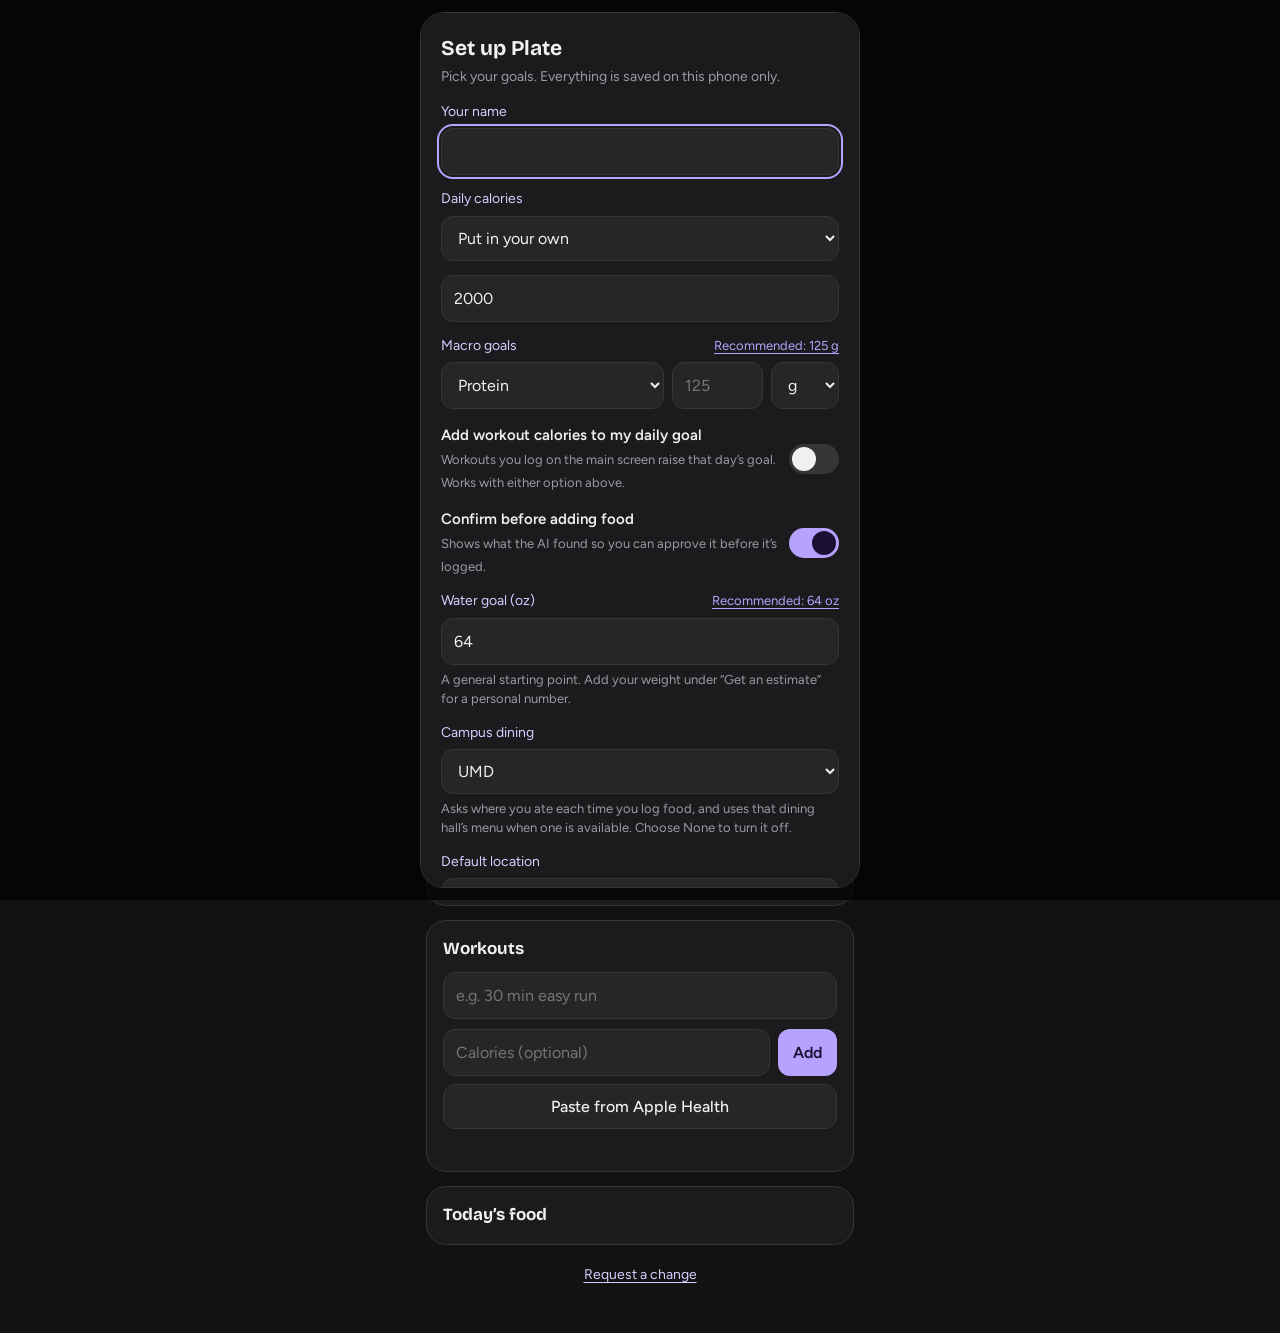
<file: index.html>
<!doctype html>
<html lang="en">
<head>
<meta charset="utf-8">
<meta name="viewport" content="width=device-width, initial-scale=1, viewport-fit=cover">
<meta name="theme-color" content="#121212">
<meta name="apple-mobile-web-app-capable" content="yes">
<meta name="mobile-web-app-capable" content="yes">
<meta name="apple-mobile-web-app-title" content="Plate">
<link rel="manifest" href="manifest.json">
<link rel="preconnect" href="https://fonts.googleapis.com">
<link rel="preconnect" href="https://fonts.gstatic.com" crossorigin>
<link href="https://fonts.googleapis.com/css2?family=Bricolage+Grotesque:wght@600;700&family=Figtree:wght@400;500;600&display=swap" rel="stylesheet">
<title>Plate</title>
<link rel="stylesheet" href="style.css">
</head>
<body>
<main>
  <header>
    <div><div class="hirow"><h1 id="hi">Today</h1><button class="streak" id="streakBtn" aria-label="Open calendar"></button></div><p id="date"></p></div>
    <div class="hbtns"><button class="icon" id="coachBtn" aria-label="Coach"><svg viewBox="0 0 24 24"><path d="M4 5h16a1 1 0 0 1 1 1v9a1 1 0 0 1-1 1H10l-4 4v-4H4a1 1 0 0 1-1-1V6a1 1 0 0 1 1-1z"/><path d="M8.5 10.5h.01M12 10.5h.01M15.5 10.5h.01"/></svg><span class="dot" aria-hidden="true"></span><span class="bdg" aria-hidden="true">!</span></button>
    <button class="icon" id="openSettings" aria-label="Settings">
      <svg viewBox="0 0 24 24"><circle cx="12" cy="12" r="3"/><path d="M19.4 15a1.7 1.7 0 0 0 .3 1.8l.1.1a2 2 0 1 1-2.8 2.8l-.1-.1a1.7 1.7 0 0 0-1.8-.3 1.7 1.7 0 0 0-1 1.5V21a2 2 0 1 1-4 0v-.1a1.7 1.7 0 0 0-1.1-1.5 1.7 1.7 0 0 0-1.8.3l-.1.1a2 2 0 1 1-2.8-2.8l.1-.1a1.7 1.7 0 0 0 .3-1.8 1.7 1.7 0 0 0-1.5-1H3a2 2 0 1 1 0-4h.1a1.7 1.7 0 0 0 1.5-1.1 1.7 1.7 0 0 0-.3-1.8l-.1-.1a2 2 0 1 1 2.8-2.8l.1.1a1.7 1.7 0 0 0 1.8.3H9a1.7 1.7 0 0 0 1-1.5V3a2 2 0 1 1 4 0v.1a1.7 1.7 0 0 0 1 1.5 1.7 1.7 0 0 0 1.8-.3l.1-.1a2 2 0 1 1 2.8 2.8l-.1.1a1.7 1.7 0 0 0-.3 1.8V9a1.7 1.7 0 0 0 1.5 1H21a2 2 0 1 1 0 4h-.1a1.7 1.7 0 0 0-1.5 1z"/></svg>
    </button></div>
  </header>


  <section class="card health">
    <div class="htop"><h2>Food quality</h2><span id="hScore">—</span></div>
    <div class="hwrap"><div class="hline"></div><i id="hMark"></i></div>
    <div class="hscale"><span>1</span><span>50</span><span>100</span></div>
  </section>

  <section class="card hero">
    <div class="hero-r">
      <span id="left">0</span>
      <div class="mlist" id="mlist"></div>
    </div>
    <div class="ringwrap">
      <svg viewBox="0 0 160 160" role="img" aria-label="Calorie and macro progress rings">
        <circle class="track-c" cx="80" cy="80" r="72"/><circle class="arc" id="ring" cx="80" cy="80" r="72"/>
        <circle class="track-c" cx="80" cy="80" r="59"/><circle class="arc" id="ringP" cx="80" cy="80" r="59"/>
        <circle class="track-c" cx="80" cy="80" r="46"/><circle class="arc" id="ringC" cx="80" cy="80" r="46"/>
        <circle class="track-c" cx="80" cy="80" r="33"/><circle class="arc" id="ringF" cx="80" cy="80" r="33"/>
      </svg>
    </div>
  </section>

  <section class="card water">
    <div class="wtop"><h2>Water</h2><span id="waterText"></span></div>
    <div class="track"><i id="waterBar" style="background:var(--water);width:0"></i></div>
    <div class="wbtns">
      <button class="btn" data-water="8">+8 oz</button>
      <button class="btn" data-water="16">+16 oz</button>
      <button class="btn" data-water="24">+24 oz</button>
      <button class="btn undo" id="undoWater" aria-label="Undo last water">Undo</button>
    </div>
  </section>

  <section class="card log">
    <h2>Log food</h2>
    <div id="whereBox" style="margin-top:10px"><select id="where" aria-label="Where did you eat?"></select></div>
    <button type="button" class="btn" id="favOpen" style="width:100%;margin-top:12px">★ Favorites</button>
    <textarea id="food" placeholder="e.g. two slices of pepperoni pizza and a side salad"></textarea>
    <div id="preview"><img id="previewImg" alt="Food photo preview"><button id="clearPhoto" aria-label="Remove photo">×</button></div>
    <div class="lrow">
      <select id="meal" aria-label="Meal"><option>Breakfast</option><option>Lunch</option><option>Dinner</option><option>Snack</option></select>
      <button class="btn" id="photoBtn">Add photo</button>
      <button class="btn primary" id="logBtn">Log it</button>
    </div>
    <input type="file" id="photoIn" accept="image/*" hidden>
    <p id="status" role="status"></p>
  </section>

  <section class="card work">
    <div class="wtop"><h2>Workouts</h2><span id="burnText"></span></div>
    <input type="text" id="wName" placeholder="e.g. 30 min easy run" aria-label="Workout">
    <div class="lrow" style="margin-top:10px">
      <input type="number" id="wCal" inputmode="numeric" placeholder="Calories (optional)" aria-label="Calories burned, optional">
      <button class="btn primary" id="wAdd">Add</button>
    </div>
    <button class="btn" id="wPaste" style="width:100%;margin-top:8px">Paste from Apple Health</button>
    <p id="wStatus" class="hint" role="status"></p>
    <div id="wList"></div>
  </section>

  <section class="card list">
    <h2>Today’s food</h2>
    <div id="entries"></div>
  </section>
  <p class="foot"><a href="https://forms.gle/vaHTfkvrnx9tD7Kx8" target="_blank" rel="noopener noreferrer">Request a change</a></p>
</main>

<dialog id="coachDlg">
  <div class="edhead"><input type="text" id="coachName" maxlength="24" placeholder="Coach" aria-label="Coach name" autocomplete="off"><button type="button" class="icon" id="coachClose" aria-label="Close">×</button></div>
  <p class="meter" id="meter"></p>
  <div class="msgs" id="coachMsgs"></div>
  <p id="coachStatus" class="hint" role="status"></p>
  <div class="cin"><textarea id="coachIn" rows="1" placeholder="Ask your coach" aria-label="Message"></textarea><button type="button" class="btn primary" id="coachSend">Send</button></div>
</dialog>

<dialog id="favDlg">
  <div class="edhead"><h2>Favorites</h2><button type="button" class="icon" id="favClose" aria-label="Close">×</button></div>
  <p class="lead">Tap a favorite to add it to today.</p>
  <div class="field"><label for="favMeal">Add as</label><select id="favMeal"><option>Breakfast</option><option>Lunch</option><option>Dinner</option><option>Snack</option></select></div>
  <div id="favItems"></div>
</dialog>

<dialog id="edit">
  <div class="edhead"><h2>Edit food</h2><button type="button" class="icon" id="edFav" aria-pressed="false" aria-label="Add to favorites">☆</button></div>
  <div class="field"><label for="edName">Name</label><input type="text" id="edName" maxlength="80"></div>
  <div class="big"><div class="bignum"><span id="bigK">0</span><small>cal</small></div><div class="bigm" id="bigM"></div></div>

  <div id="edSimple">
    <div class="field"><label for="edPortion">Portion</label>
      <div class="chips"><button type="button" class="btn" data-p="0.5">½×</button><button type="button" class="btn" data-p="1">1×</button><button type="button" class="btn" data-p="1.5">1.5×</button><button type="button" class="btn" data-p="2">2×</button></div>
      <div class="lrow" style="margin-top:8px">
        <input type="number" id="edPortion" inputmode="decimal" min="0" step="any" style="flex:3 1 0;min-width:0">
        <select id="edUnit" aria-label="Unit" style="flex:1 1 0;min-width:0;padding-left:8px;padding-right:4px"></select>
    </div></div>
    <div class="three field">
      <div><label for="edKcal">Calories</label><input type="number" id="edKcal" inputmode="decimal" min="0"></div>
      <div><label for="edP">Protein g</label><input type="number" id="edP" inputmode="decimal" min="0"></div>
      <div><label for="edC">Carbs g</label><input type="number" id="edC" inputmode="decimal" min="0"></div>
    </div>
    <div class="three field">
      <div><label for="edF">Fat g</label><input type="number" id="edF" inputmode="decimal" min="0"></div>
      <div><label for="edFi">Fiber g</label><input type="number" id="edFi" inputmode="decimal" min="0"></div>
      <div><label for="edSu">Sugar g</label><input type="number" id="edSu" inputmode="decimal" min="0"></div>
    </div>
    <div class="three field">
      <div><label for="edSo">Sodium mg</label><input type="number" id="edSo" inputmode="decimal" min="0"></div>
    </div>
    <button class="rec" id="edToIng" type="button" style="display:block;margin-top:14px">Build from ingredients instead</button>
  </div>

  <div id="edIngBox" hidden>
    <p class="hint" style="margin:14px 0 0">Change an amount to scale it. Tap an ingredient to edit its calories and macros.</p>
    <div id="edIngList"></div>
    <div class="field"><label for="edAddTxt">Add an ingredient</label>
      <div class="lrow"><input type="text" id="edAddTxt" placeholder="e.g. 2 tbsp ranch dressing"><button class="btn" id="edAdd" type="button">Add</button></div></div>
    <button class="rec" id="edToTotal" type="button" style="display:block;margin-top:14px">Use one total instead</button>
  </div>

  <div class="field" id="edWhereField"><label for="edWhere">Where did you eat?</label><select id="edWhere"></select></div>
  <p id="edStatus" class="hint" role="status"></p>
  <div class="actions"><button class="btn" id="edCancel" type="button">Cancel</button><button class="btn primary" id="edSave" type="button">Save</button></div>
</dialog>

<dialog id="cmpDlg">
  <h2>Numbers don’t match</h2>
  <p class="lead">The dining hall menu and the AI’s own estimate disagree. Pick which one to log.</p>
  <div id="cmpItems"></div>
  <div class="actions"><button class="btn" id="cmpNo" type="button">Cancel</button><button class="btn primary" id="cmpYes" type="button">Continue</button></div>
</dialog>

<dialog id="confirmDlg">
  <h2>Add this food?</h2>
  <p class="lead">Check what the AI found before it’s logged. Tap an item to edit it.</p>
  <div id="confirmItems"></div>
  <div class="actions"><button class="btn" id="confirmNo" type="button">Cancel</button><button class="btn primary" id="confirmYes" type="button">Add</button></div>
</dialog>

<dialog id="cal">
  <div class="calnav">
    <button class="icon" id="calPrev" aria-label="Previous month">‹</button>
    <h2 id="calTitle"></h2>
    <button class="icon" id="calNext" aria-label="Next month">›</button>
  </div>
  <div class="dow"><span>S</span><span>M</span><span>T</span><span>W</span><span>T</span><span>F</span><span>S</span></div>
  <div class="cgrid" id="calGrid"></div>
  <div id="calDetail"></div>
  <div class="actions"><button class="btn" id="calClose">Close</button></div>
</dialog>

<dialog id="settings">
  <h2 id="setTitle">Set up Plate</h2>
  <p class="lead" id="setLead">Everything is saved on this phone only.</p>

  <div class="field"><label for="sName">Your name</label><input type="text" id="sName" autocomplete="given-name"></div>
  <div class="field"><label for="sMode">Daily calories</label>
    <select id="sMode"><option value="own">Put in your own</option><option value="est">Get an estimate</option></select></div>
  <div class="field" id="ownBox"><input type="number" id="sCal" inputmode="numeric" min="800" max="6000" aria-label="Daily calories"></div>

  <div class="calc" id="estBox" hidden>
    <h3>Your estimate</h3>
    <p class="hint" style="margin:0">Based on age, sex, height and weight (Mifflin-St Jeor) plus normal daily movement. A starting point, not medical advice.</p>
    <div class="three field">
      <div><label for="bAge">Age</label><input type="number" id="bAge" inputmode="numeric" min="14" max="100"></div>
      <div><label for="bFt">Height (ft)</label><input type="number" id="bFt" inputmode="numeric" min="3" max="8"></div>
      <div><label for="bIn">Inches</label><input type="number" id="bIn" inputmode="numeric" min="0" max="11"></div>
    </div>
    <div class="field"><label for="bLb">Weight (lb)</label><input type="number" id="bLb" inputmode="decimal" min="60" max="700"></div>
    <div class="field"><span class="lbl" style="display:block;font-size:14px;margin-bottom:6px;color:var(--accent2)">Sex used in the formula</span>
      <div class="seg"><label><input type="radio" name="sex" value="m"><span>Male</span></label><label><input type="radio" name="sex" value="f"><span>Female</span></label></div></div>
    <p class="res" id="bBase"></p>
    <p class="res" id="bRes"></p>
  </div>

  <div class="field"><div class="lrow2"><label for="mVal">Macro goals</label><button type="button" class="rec" id="macRec"></button></div>
    <div class="lrow"><select id="mSel" aria-label="Macro"><option value="p">Protein</option><option value="c">Carbs</option><option value="f">Fat</option><option value="fiber">Fiber</option><option value="sugar">Sugar</option></select>
      <input type="number" id="mVal" inputmode="numeric" min="1" max="2000" aria-label="Goal"><select id="mUnit" aria-label="Unit"><option value="g">g</option><option value="%">%</option></select></div></div>

  <div class="switchrow" style="border-top:none;padding-top:0">
    <div><strong>Add workout calories to my daily goal</strong><small>Workouts you log on the main screen raise that day’s goal. Works with either option above.</small></div>
    <label class="sw"><input type="checkbox" id="sAddBurn" aria-label="Add workout calories to my daily goal"><span></span></label>
  </div>

  <div class="switchrow" style="border-top:none;padding-top:0">
    <div><strong>Confirm before adding food</strong><small>Shows what the AI found so you can approve it before it’s logged.</small></div>
    <label class="sw"><input type="checkbox" id="sConfirm" aria-label="Confirm before adding food"><span></span></label>
  </div>

  <div class="field"><div class="lrow2"><label for="sWater">Water goal (oz)</label><button type="button" class="rec" id="waterRec"></button></div><input type="number" id="sWater" inputmode="numeric" min="16" max="300"><p class="hint" id="waterHint"></p></div>

  <div class="field"><label for="sSchool">Campus dining</label>
    <select id="sSchool"><option value="">None</option><option value="umd">UMD</option><option value="uconn">UConn</option></select>
    <p class="hint">Asks where you ate each time you log food, and uses that dining hall’s menu when one is available. Choose None to turn it off.</p></div>
  <div class="field" id="defWhereField"><label for="sDefWhere">Default location</label><select id="sDefWhere"></select></div>

  <div class="field"><label for="sTheme">Theme</label><select id="sTheme"></select></div>
  <div class="switchrow" style="border-top:none;padding-top:0">
    <div><strong>Light mode</strong></div>
    <label class="sw"><input type="checkbox" id="sLight" aria-label="Light mode"><span></span></label>
  </div>

  <h3 class="sect">AI coach</h3>
  <div class="tune">
    <div class="field"><label for="cStrict"><span>Strictness</span><span id="cStrictV"></span></label><input type="range" id="cStrict" min="1" max="5" step="1"><div class="rng"><span>Gentle</span><span>Strict</span></div></div>
    <div class="field"><label for="cDetail"><span>Detail</span><span id="cDetailV"></span></label><input type="range" id="cDetail" min="1" max="5" step="1"><div class="rng"><span>Brief</span><span>In-depth</span></div></div>
    <div class="field"><label for="cNudge"><span>Reminders per day</span><span id="cNudgeV"></span></label><input type="range" id="cNudge" min="0" max="8" step="1"></div>
    <div class="field"><label for="cLimit"><span>Daily AI limit (requests)</span></label><input type="number" id="cLimit" inputmode="numeric" min="10" max="100000"></div>
    <button type="button" class="rec" id="cClear" style="display:block;margin-top:12px">Clear chat</button>
  </div>

  <div class="field"><label for="sProv">AI</label>
    <select id="sProv"><option value="gemini">Google Gemini (free)</option><option value="anthropic">Anthropic Claude (paid)</option></select></div>
  <div class="field"><label for="sKey" id="keyLbl">Gemini API key</label><input type="text" id="sKey" class="secret" autocomplete="off" autocapitalize="off" autocorrect="off" spellcheck="false" data-lpignore="true" data-1p-ignore placeholder="AIza…">
    <p class="hint" id="keyHint"></p></div>
  <div class="field"><label for="sModel">Model</label><input type="text" id="sModel" autocomplete="off"></div>

  <p id="setErr" class="hint" style="color:var(--m3)"></p>
  <div class="actions">
    <button class="btn" id="cancelSet">Cancel</button>
    <button class="btn primary" id="saveSet">Save</button>
  </div>
</dialog>

<script src="js/config.js"></script>
<script src="js/core.js"></script>
<script src="js/ai.js"></script>
<script src="js/log.js"></script>
<script src="js/settings.js"></script>
<script src="js/calendar.js"></script>
<script src="js/edit.js"></script>
<script src="js/coach.js"></script>
<script src="js/main.js"></script>
</body>
</html>
</file>
<file: style.css>
:root{
  --bg:#121212;--s1:#1b1b1d;--s2:#262628;--line:#363639;--text:#f0f0f2;--muted:#9a9aa2;
  --accent:#b7a2ff;--accent2:#d8cbff;--on:#1a1033;--rp:#ff9ec7;--rc:#ffd28a;--rf:#7fe0c3;--m3:#ff8a8a;--water:#8fb8ff;--hr:#ff9aae;--hy:#ffd60a;--hg:#8ce6b2;--neutral:#8a8a92;
}
*{box-sizing:border-box}
html{-webkit-text-size-adjust:100%}
body{margin:0;background:var(--bg);color:var(--text);font:16px/1.45 'Figtree',system-ui,sans-serif;
  padding:env(safe-area-inset-top) env(safe-area-inset-right) env(safe-area-inset-bottom) env(safe-area-inset-left)}
main{max-width:460px;margin:0 auto;padding:18px 16px 48px;display:grid;gap:14px}
h1,h2{font-family:'Bricolage Grotesque',system-ui,sans-serif;margin:0;font-weight:700}
header{display:flex;justify-content:space-between;align-items:center}
header h1{font-size:24px}
header p{margin:0;color:var(--muted);font-size:14px}
button,select,input,textarea{font:inherit;color:inherit}
.icon{background:var(--s1);border:1px solid var(--line);border-radius:14px;width:42px;height:42px;cursor:pointer;display:grid;place-items:center}
.icon svg{width:20px;height:20px;stroke:var(--accent2);fill:none;stroke-width:1.8;stroke-linecap:round;stroke-linejoin:round}
:focus-visible{outline:2px solid var(--accent);outline-offset:2px}
.card{background:var(--s1);border:1px solid var(--line);border-radius:20px;padding:16px}
.hero{display:grid;grid-template-columns:1fr minmax(112px,132px);gap:18px;align-items:center;border-radius:28px;padding:20px 18px;background:linear-gradient(180deg,var(--s2),var(--s1))}
.ringwrap{width:100%;aspect-ratio:1}
.ringwrap svg{width:100%;height:100%;transform:rotate(-90deg)}
.ringwrap circle{fill:none;stroke-width:9}
.track-c{stroke:var(--line)}
.ringwrap .arc{stroke-linecap:round;stroke-dasharray:1000;stroke-dashoffset:1000;transition:stroke-dashoffset .7s cubic-bezier(.2,.8,.2,1),stroke .3s}
#ring{stroke:var(--accent)}
#ring.over{stroke:var(--m3)}
#ringP{stroke:var(--rp)}
#ringC{stroke:var(--rc)}
#ringF{stroke:var(--rf)}
.hero-r{min-width:0}
#left{display:block;font-family:'Bricolage Grotesque',system-ui,sans-serif;font-size:clamp(24px,7.6vw,32px);font-weight:700;line-height:1;white-space:nowrap;font-variant-numeric:tabular-nums}
#left.over{color:var(--m3)}
#leftLabel{display:block;color:var(--muted);font-size:15px;margin-top:2px}
#sub{margin:6px 0 0;color:var(--accent2);font-size:13px}
.mlist{margin-top:14px;display:grid;gap:7px}
.mi{display:flex;align-items:center;gap:8px;font-size:14px}
.mi i{width:10px;height:10px;border-radius:50%;flex:0 0 auto}
.mi span{color:var(--muted);flex:1}
.mi b{font-weight:600}
.mi small{color:var(--muted);font-weight:400;font-size:13px}
.lrow2{display:flex;justify-content:space-between;align-items:baseline;gap:8px;margin-bottom:6px}
.lrow2 label{font-size:14px;color:var(--accent2)}
.rec{background:none;border:none;color:var(--accent);font-size:13px;cursor:pointer;padding:0;text-decoration:underline;text-underline-offset:3px}
.mrow{margin-top:12px}.mrow:first-child{margin-top:0}
.mtop{display:flex;justify-content:space-between;font-size:14px;margin-bottom:6px}
.mtop span:last-child{color:var(--muted)}
.track{height:8px;border-radius:99px;background:var(--s2);overflow:hidden}
.track i{display:block;height:100%;border-radius:99px;transition:width .5s}
.extras{display:grid;grid-template-columns:repeat(3,1fr);gap:8px;margin-top:16px;padding-top:14px;border-top:1px solid var(--line);text-align:center}
.extras b{display:block;font-size:16px}.extras span{color:var(--muted);font-size:13px}
.water h2,.log h2,.list h2{font-size:17px}
.wtop{display:flex;justify-content:space-between;align-items:baseline;margin-bottom:10px}
.wtop span{color:var(--muted);font-size:14px}
.wbtns{display:flex;gap:8px;margin-top:12px}
.btn{border:1px solid var(--line);background:var(--s2);border-radius:12px;padding:10px 14px;cursor:pointer;font-weight:500}
.btn.primary{background:var(--accent);color:var(--on);border-color:transparent;font-weight:600}
.btn:disabled{opacity:.55;cursor:default}
.wbtns .btn{flex:1;padding:10px 6px}
.wbtns .undo{flex:0 0 auto;color:var(--muted)}
textarea,input[type=text],input[type=number],input[type=password],select{
  width:100%;background:var(--s2);border:1px solid var(--line);border-radius:12px;padding:11px 12px;font-size:16px}
textarea{resize:vertical;min-height:84px;margin:10px 0}
.lrow{display:flex;gap:8px}
.lrow select{flex:1}
.lrow .btn{white-space:nowrap}
#preview{display:none;position:relative;margin:0 0 10px;width:96px}
#preview img{width:96px;height:96px;object-fit:cover;border-radius:14px;border:1px solid var(--line);display:block}
#preview button{position:absolute;top:-8px;right:-8px;width:26px;height:26px;border-radius:50%;border:none;background:var(--accent);color:var(--on);cursor:pointer;font-weight:700;line-height:1}
#status{min-height:20px;margin:10px 0 0;font-size:14px;color:var(--muted)}
#status.err{color:var(--m3)}
.entry{display:flex;gap:10px;align-items:center;padding:12px 0;border-top:1px solid var(--line)}
.entry:first-of-type{border-top:none}
.entry div{flex:1;min-width:0}
.entry strong{display:block;font-weight:600;overflow:hidden;text-overflow:ellipsis;white-space:nowrap}
.entry small{display:block;color:var(--muted)}
.entry .kc{font-weight:600;color:var(--accent2)}
.entry button{background:none;border:none;color:var(--muted);font-size:20px;cursor:pointer;padding:4px 8px}
.empty{color:var(--muted);margin:8px 0 0}
dialog{width:min(440px,calc(100% - 24px));max-height:calc(100% - 24px);overflow:auto;background:var(--s1);color:var(--text);border:1px solid var(--line);border-radius:24px;padding:20px}
dialog::backdrop{background:rgba(0,0,0,.7)}
dialog h2{font-size:21px;margin-bottom:4px}
dialog .lead{margin:0 0 14px;color:var(--muted);font-size:14px}
.field{margin-top:14px}
.field>label,.field>.lbl{display:block;font-size:14px;margin-bottom:6px;color:var(--accent2)}
.hint{color:var(--muted);font-size:13px;margin:6px 0 0}
.seg{display:flex;gap:8px}
.seg label{flex:1}
.seg input{position:absolute;opacity:0}
.seg span{display:block;text-align:center;padding:10px;border:1px solid var(--line);border-radius:12px;background:var(--s2);cursor:pointer}
.seg input:checked+span{background:var(--accent);color:var(--on);border-color:transparent;font-weight:600}
.seg input:focus-visible+span{outline:2px solid var(--accent);outline-offset:2px}
.two{display:grid;grid-template-columns:1fr 1fr;gap:10px}
.actions{display:flex;gap:8px;margin-top:20px}.actions .btn{flex:1}
.secret{-webkit-text-security:disc}
.calc{margin-top:16px;padding:14px;border:1px solid var(--line);border-radius:16px;background:var(--s2)}
.calc h3{margin:0 0 4px;font:700 17px 'Bricolage Grotesque',system-ui,sans-serif}
.calc label{display:block;font-size:14px;margin-bottom:6px;color:var(--accent2)}
.calc input[type=number],.calc select{background:var(--s1)}
.calc .seg span{background:var(--s1)}
.three{display:grid;grid-template-columns:1fr 1fr 1fr;gap:10px}
.calc .res{margin:12px 0 0;font-size:15px;color:var(--accent2)}
.calc .btn{margin-top:10px;width:100%}
.switchrow{display:flex;justify-content:space-between;align-items:center;gap:12px;margin-top:16px;padding-top:14px;border-top:1px solid var(--line)}
.switchrow strong{display:block;font-weight:600;font-size:15px}
.switchrow small{color:var(--muted);font-size:13px}
label.sw{display:block;position:relative;flex:0 0 auto;width:50px;height:30px;margin:0}
.sw input{position:absolute;opacity:0;inset:0;width:100%;height:100%;margin:0;cursor:pointer}
.sw span{position:absolute;inset:0;border-radius:99px;background:var(--line);transition:background .2s}
.sw span::after{content:'';position:absolute;top:3px;left:3px;width:24px;height:24px;border-radius:50%;background:var(--text);transition:transform .2s,background .2s}
.sw input:checked+span{background:var(--accent)}
.sw input:checked+span::after{transform:translateX(20px);background:var(--on)}
.sw input:focus-visible+span{outline:2px solid var(--accent);outline-offset:2px}
.work h2{font-size:17px}
.lrow input{flex:1;min-width:0}
#wStatus{min-height:20px}
#wStatus.err{color:var(--m3)}
.hirow{display:flex;align-items:center;gap:10px;flex-wrap:wrap}
.streak{display:inline-flex;align-items:center;gap:5px;background:var(--s1);border:1px solid var(--line);border-radius:99px;padding:3px 12px 3px 9px;color:var(--accent2);font:600 14px 'Figtree',system-ui,sans-serif;cursor:pointer}
.streak.zero{color:var(--muted)}
.streak.zero .fl{filter:grayscale(1);opacity:.6}
.calnav{display:flex;align-items:center;justify-content:space-between;margin-bottom:10px}
.calnav h2{margin:0;font-size:20px}
.calnav .icon{font-size:22px;color:var(--accent2);line-height:1}
.dow,.cgrid{display:grid;grid-template-columns:repeat(7,1fr);gap:4px}
.dow span{text-align:center;color:var(--muted);font-size:12px;padding:4px 0}
.cgrid button{aspect-ratio:1;border:1px solid transparent;border-radius:12px;background:none;color:var(--text);cursor:pointer;position:relative;font-size:15px;padding:0}
.cgrid button.logged{background:var(--s2);border-color:var(--line)}
.cgrid button.logged::after{content:'';position:absolute;bottom:4px;left:50%;width:7px;height:7px;margin-left:-3.5px;border-radius:50%;background:var(--sc,var(--accent))}
.cgrid button.today{border-color:var(--accent)}
.cgrid button.sel{background:var(--accent);color:var(--on);font-weight:600}
.cgrid button.sel::after{background:var(--on)}
.cgrid button.future{opacity:.35;cursor:default}
#calDetail h3{margin:18px 0 2px;font:700 17px 'Bricolage Grotesque',system-ui,sans-serif}
.dsum{margin:0;color:var(--muted);font-size:13px}
.mealh{margin:12px 0 0;color:var(--accent2);font-size:13px}
.health h2{font-size:17px}
.htop{display:flex;justify-content:space-between;align-items:baseline;gap:8px}
#hScore{font:700 26px/1 'Bricolage Grotesque',system-ui,sans-serif}
#hScore small{font:500 13px 'Figtree',system-ui,sans-serif;color:var(--muted);margin-left:6px}
.hwrap{position:relative;margin:14px 10px 0;height:20px}
.hline{position:absolute;left:0;right:0;top:5px;height:10px;border-radius:99px;background:linear-gradient(90deg,var(--hr),var(--hy),var(--hg))}
#hMark{position:absolute;top:0;width:20px;height:20px;margin-left:-10px;border-radius:50%;background:var(--text);border:3px solid var(--s1);box-shadow:0 0 0 2px var(--line);transition:left .6s cubic-bezier(.2,.8,.2,1),background .3s;display:none}
.hscale{display:flex;justify-content:space-between;margin:6px 10px 0;color:var(--muted);font-size:12px}
.dhead{display:flex;justify-content:space-between;align-items:center;gap:10px;margin:18px 0 2px}
.dhead h3{margin:0}
.qb{display:inline-flex;align-items:center;gap:7px;font:700 18px 'Bricolage Grotesque',system-ui,sans-serif}
.qb i{width:13px;height:13px;border-radius:50%;display:block}
.entry.tap{cursor:pointer}
.chips{display:flex;gap:8px}
.chips .btn{flex:1;padding:9px 4px}
#edit label{display:block;font-size:13px;margin-bottom:5px;color:var(--accent2)}
.edhead{display:flex;justify-content:space-between;align-items:center;margin-bottom:4px}
.edhead h2{margin:0}
#edFav{font-size:22px;line-height:1;color:var(--accent2)}
.big{margin-top:14px;padding:14px 16px;border:1px solid var(--line);border-radius:16px;background:var(--s2)}
.bignum{display:flex;align-items:baseline;gap:6px}
#bigK{font:700 40px/1 'Bricolage Grotesque',system-ui,sans-serif}
.bignum small{color:var(--muted);font-size:15px}
.bigm{margin-top:6px;color:var(--accent2);font-size:15px}
.ing{border:1px solid var(--line);background:var(--s2);border-radius:14px;padding:10px 12px;margin-top:10px}
.ing-top{display:flex;gap:8px;align-items:center}
.ing-t{flex:1;min-width:0;text-align:left;background:none;border:none;color:var(--text);padding:0;cursor:pointer}
.ing-nm{display:block;font-weight:600;overflow:hidden;text-overflow:ellipsis;white-space:nowrap}
.ing-sum{display:block;color:var(--muted);font-size:12px;margin-top:2px}
.ing-u{color:var(--muted);font-size:14px;min-width:30px}
.ing input{padding:8px 9px;font-size:16px;background:var(--s1);min-width:0}
.ing input.ing-qty{width:64px;flex:0 0 auto}
.ing-x{background:none;border:none;color:var(--muted);font-size:20px;cursor:pointer;padding:2px 6px}
.ing-panel{margin-top:10px;padding-top:10px;border-top:1px solid var(--line);display:grid;grid-template-columns:1fr 1fr;gap:8px}
.ing-panel[hidden]{display:none}
.ing-panel label span{display:block;margin-bottom:4px}
.favhead{display:flex;justify-content:space-between;align-items:center;font-size:13px;color:var(--muted);margin-bottom:6px}
.favs{display:flex;gap:8px;overflow-x:auto;padding:2px 0 6px}
.chip{flex:0 0 auto;border:1px solid var(--line);background:var(--s2);color:var(--text);border-radius:99px;padding:7px 12px;font-size:14px;cursor:pointer;white-space:nowrap}
.chip.rm{border-color:var(--m3);color:var(--m3)}
.hbtns{display:flex;gap:8px}
#coachBtn{position:relative}
.sect{margin:22px 0 0;font:700 16px 'Bricolage Grotesque',system-ui,sans-serif}
#coachBtn .bdg{position:absolute;top:-5px;right:-5px;width:18px;height:18px;border-radius:50%;background:var(--hy);color:#1a1a1a;font:700 12px/18px 'Figtree',system-ui,sans-serif;text-align:center;display:none}
#coachBtn.warn .bdg{display:block}
#coachDlg{height:calc(100% - 24px);overflow:hidden}
#coachDlg[open]{display:flex;flex-direction:column}
.msgs{flex:1;min-height:0;overflow:auto;display:flex;flex-direction:column;gap:8px;margin:10px 0}
.msg{max-width:86%;padding:9px 12px;border-radius:16px;white-space:pre-wrap;font-size:15px;line-height:1.4}
.msg.u{align-self:flex-end;background:var(--accent);color:var(--on);border-bottom-right-radius:4px}
.msg.a{align-self:flex-start;background:var(--s2);border-bottom-left-radius:4px}
.cin{display:flex;gap:8px;align-items:flex-end}
.cin textarea{margin:0;min-height:44px;max-height:120px;flex:1}
.tune{margin-top:6px}
.tune .field:first-child{margin-top:0}
.tune .field>label{display:flex;justify-content:space-between;font-size:14px;color:var(--accent2);margin-bottom:6px}
.tune input[type=range]{width:100%;accent-color:var(--accent);padding:0;margin:0}
.rng{display:flex;justify-content:space-between;color:var(--muted);font-size:12px;margin-top:2px}
.meter{font-size:13px;color:var(--muted);margin:8px 0 0}
.meter.warn{color:var(--hy)}
#coachBtn .dot{position:absolute;top:-4px;left:-4px;width:12px;height:12px;border-radius:50%;background:var(--accent);border:2px solid var(--bg);display:none}
#coachBtn.unread .dot{display:block}
#coachName{flex:1;min-width:0;font:700 21px 'Bricolage Grotesque',system-ui,sans-serif;background:transparent;border:1px solid var(--neutral);border-radius:10px;padding:5px 10px;margin:0 8px 0 0;color:var(--text)}
#mSel{flex:3}
#mVal{flex:1}
#mUnit{flex:0 0 68px;width:68px}
.foot{text-align:center;margin:6px 0 0;font-size:14px}
.foot a{color:var(--accent2);text-decoration:underline;text-underline-offset:3px}
.cmp .seg span{font-size:13px;padding:8px 6px}
.seg.col{flex-direction:column}
.cmp .hint{margin:4px 0}
@media (prefers-reduced-motion:reduce){*{transition:none!important}}

/* iOS Safari zooms the page when a focused field is under 16px.
   Keep this LAST so any new field defaults to 16px. */
input,select,textarea{font-size:16px}
</file>
